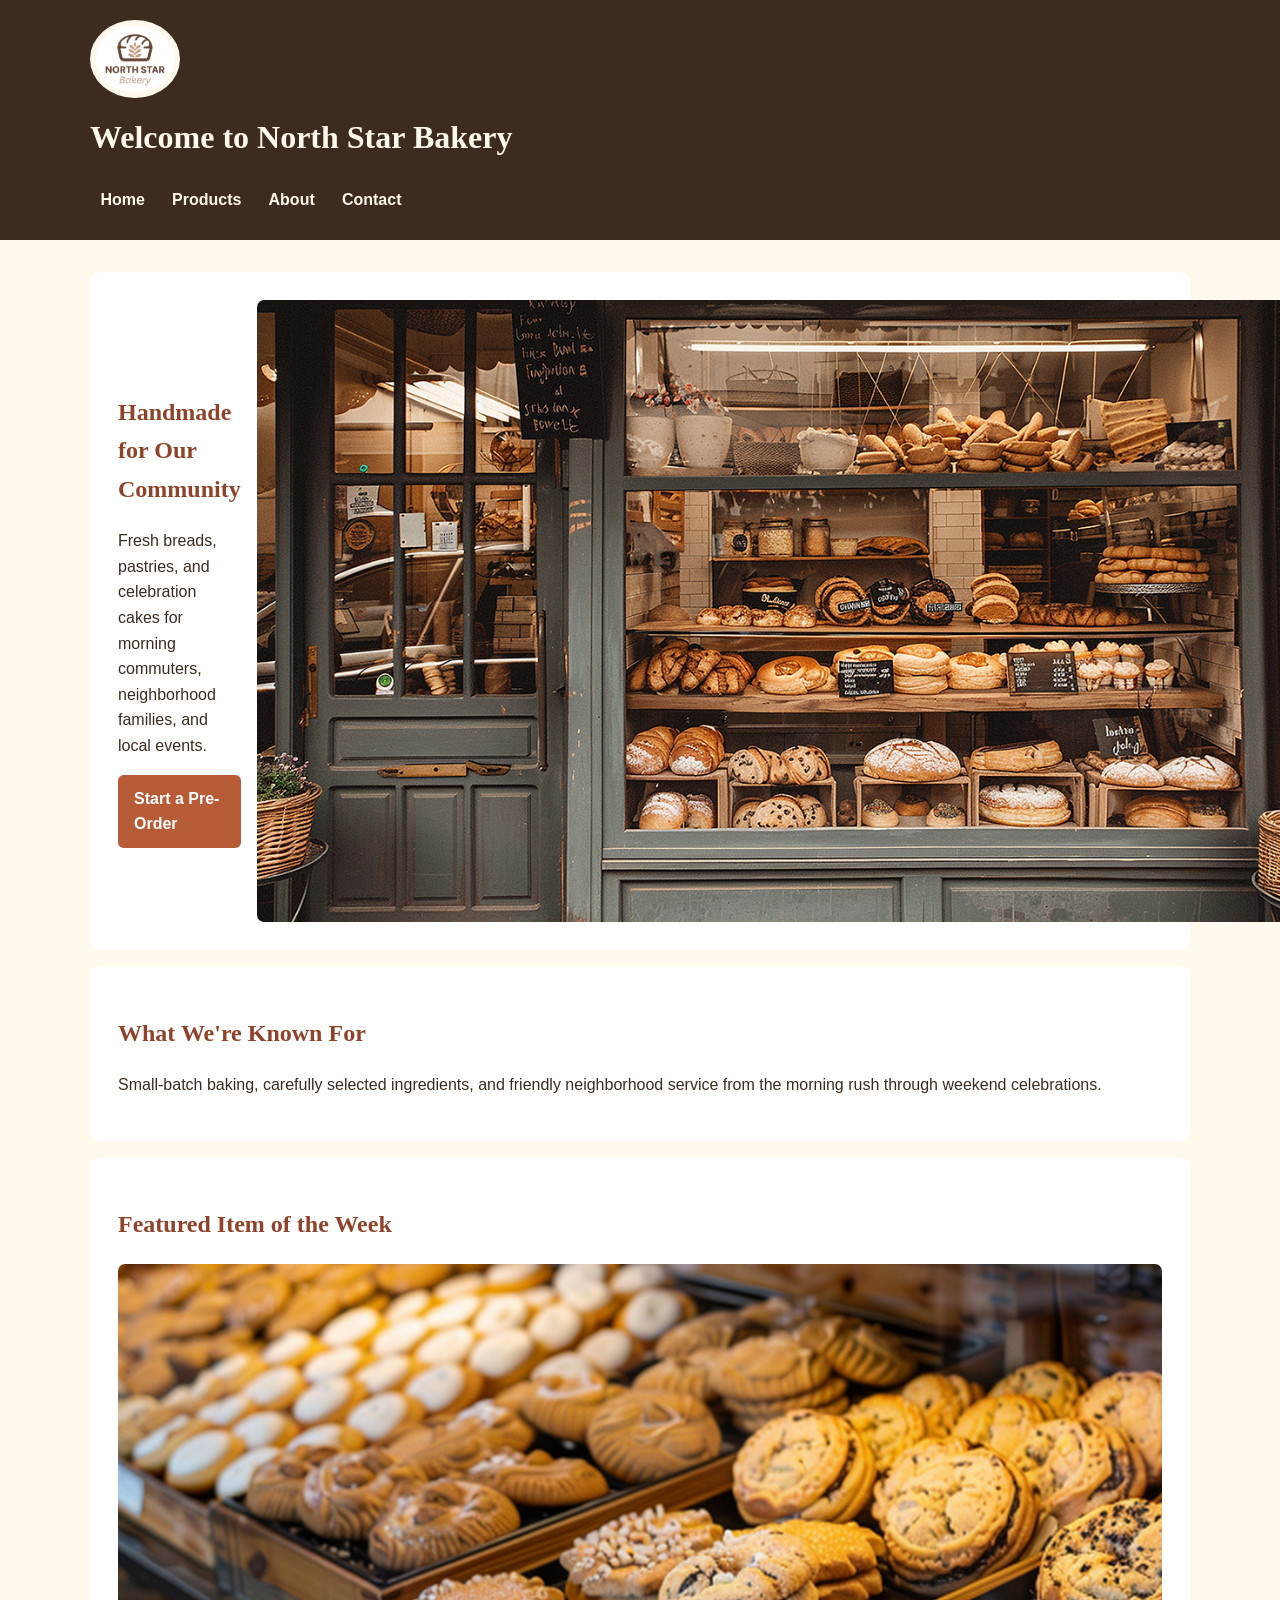
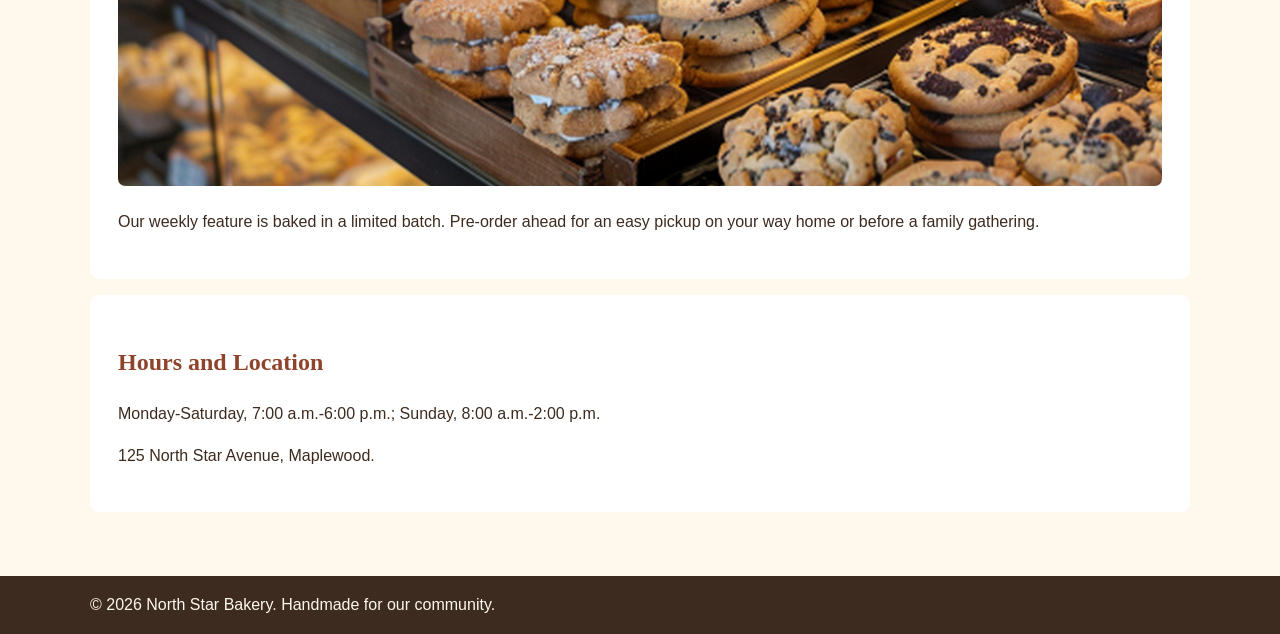
<file: index.html>
<!DOCTYPE html>
<html lang="en">
<head>
<meta charset="UTF-8">
<meta name="viewport" content="width=device-width, initial-scale=1.0">
<title>North Star Bakery | Home</title>
<link rel="stylesheet" href="styles.css">
</head>
<body>
<header><div class="header-inner"><img class="logo" src="bakery-logo_c.png" alt="North Star Bakery logo"><h1>Welcome to North Star Bakery</h1><nav aria-label="Main navigation"><ul><li><a href="index.html">Home</a></li><li><a href="products.html">Products</a></li><li><a href="about.html">About</a></li><li><a href="contact.html">Contact</a></li></ul></nav></div></header>
<main><section class="hero"><div><h2>Handmade for Our Community</h2><p>Fresh breads, pastries, and celebration cakes for morning commuters, neighborhood families, and local events.</p><a class="button" href="contact.html">Start a Pre-Order</a></div><img src="bakery-storefront_c.png" alt="Front entrance of North Star Bakery welcoming neighborhood customers"></section><section><h2>What We're Known For</h2><p>Small-batch baking, carefully selected ingredients, and friendly neighborhood service from the morning rush through weekend celebrations.</p></section><section><h2>Featured Item of the Week</h2><picture><source media="(min-width: 800px)" srcset="bakery-feature-large_c.png"><img src="bakery-feature-small_c.png" alt="Featured North Star Bakery item displayed fresh from the oven"></picture><p>Our weekly feature is baked in a limited batch. Pre-order ahead for an easy pickup on your way home or before a family gathering.</p></section><section><h2>Hours and Location</h2><p>Monday-Saturday, 7:00 a.m.-6:00 p.m.; Sunday, 8:00 a.m.-2:00 p.m.</p><p>125 North Star Avenue, Maplewood.</p></section></main>
<footer><p>&copy; 2026 North Star Bakery. Handmade for our community.</p></footer>
</body>
</html>
</file>
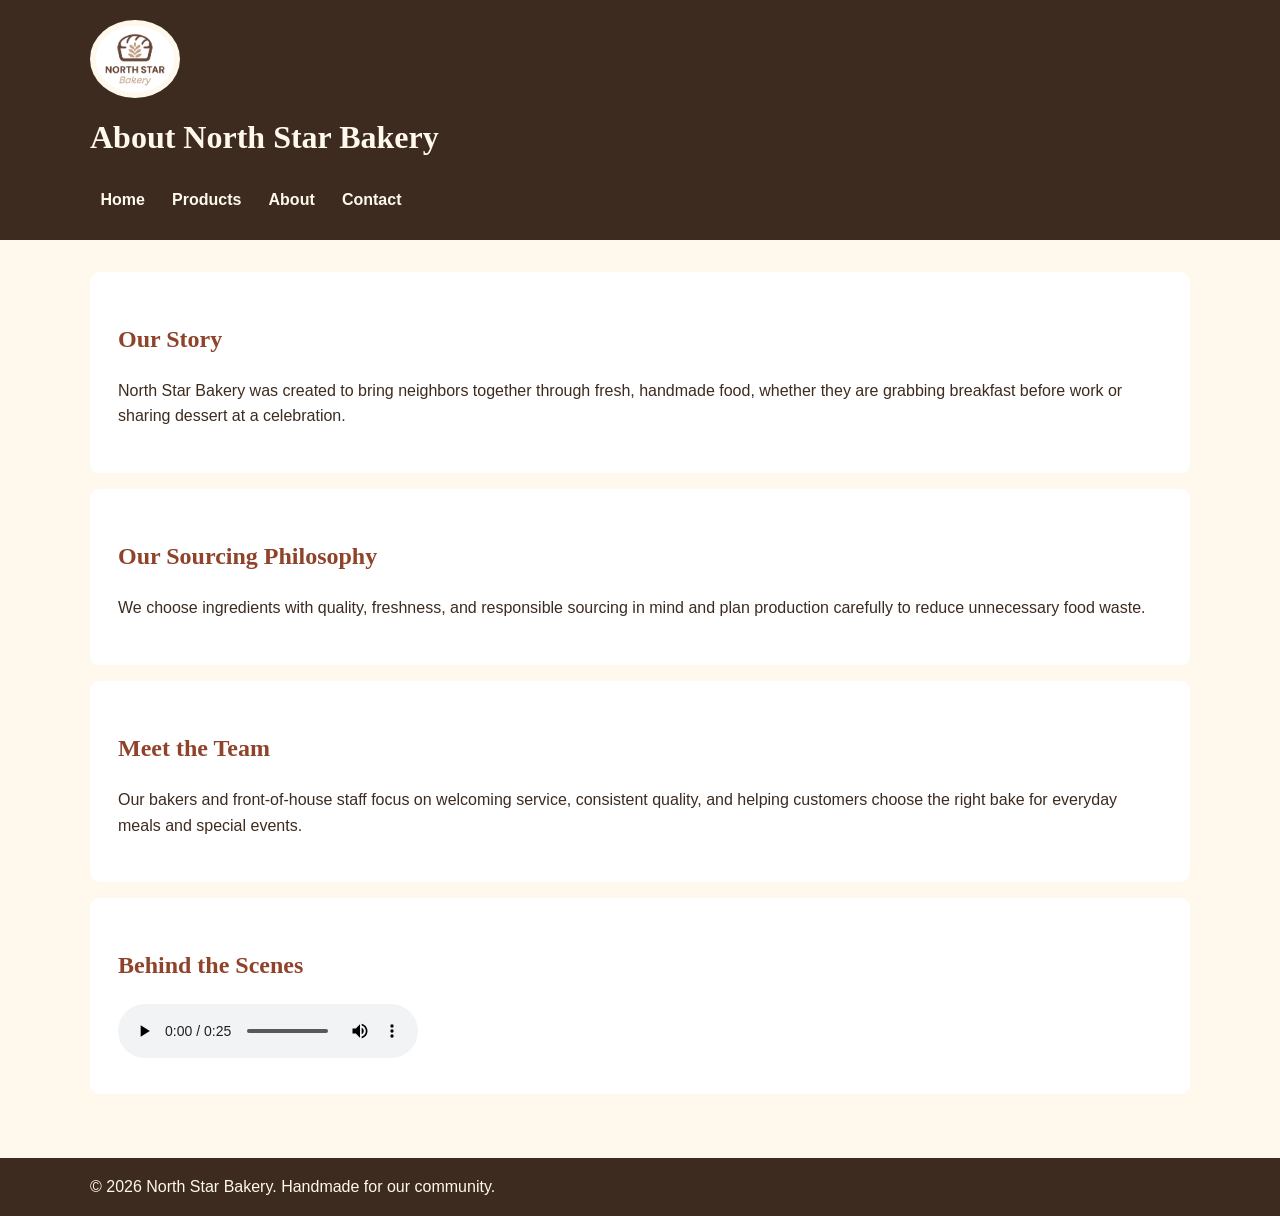
<file: about.html>
<!DOCTYPE html>
<html lang="en">
<head>
<meta charset="UTF-8">
<meta name="viewport" content="width=device-width, initial-scale=1.0">
<title>North Star Bakery | About</title>
<link rel="stylesheet" href="styles.css">
</head>
<body>
<header><div class="header-inner"><img class="logo" src="bakery-logo_c.png" alt="North Star Bakery logo"><h1>About North Star Bakery</h1><nav aria-label="Main navigation"><ul><li><a href="index.html">Home</a></li><li><a href="products.html">Products</a></li><li><a href="about.html">About</a></li><li><a href="contact.html">Contact</a></li></ul></nav></div></header>
<main><section><h2>Our Story</h2><p>North Star Bakery was created to bring neighbors together through fresh, handmade food, whether they are grabbing breakfast before work or sharing dessert at a celebration.</p></section><section><h2>Our Sourcing Philosophy</h2><p>We choose ingredients with quality, freshness, and responsible sourcing in mind and plan production carefully to reduce unnecessary food waste.</p></section><section><h2>Meet the Team</h2><p>Our bakers and front-of-house staff focus on welcoming service, consistent quality, and helping customers choose the right bake for everyday meals and special events.</p></section><section><h2>Behind the Scenes</h2><audio controls><source src="bakery-welcome_c.mp3" type="audio/mpeg">Your browser does not support the audio element. Please contact North Star Bakery for information about our bakery and baking process.</audio></section></main>
<footer><p>&copy; 2026 North Star Bakery. Handmade for our community.</p></footer>
</body>
</html>
</file>
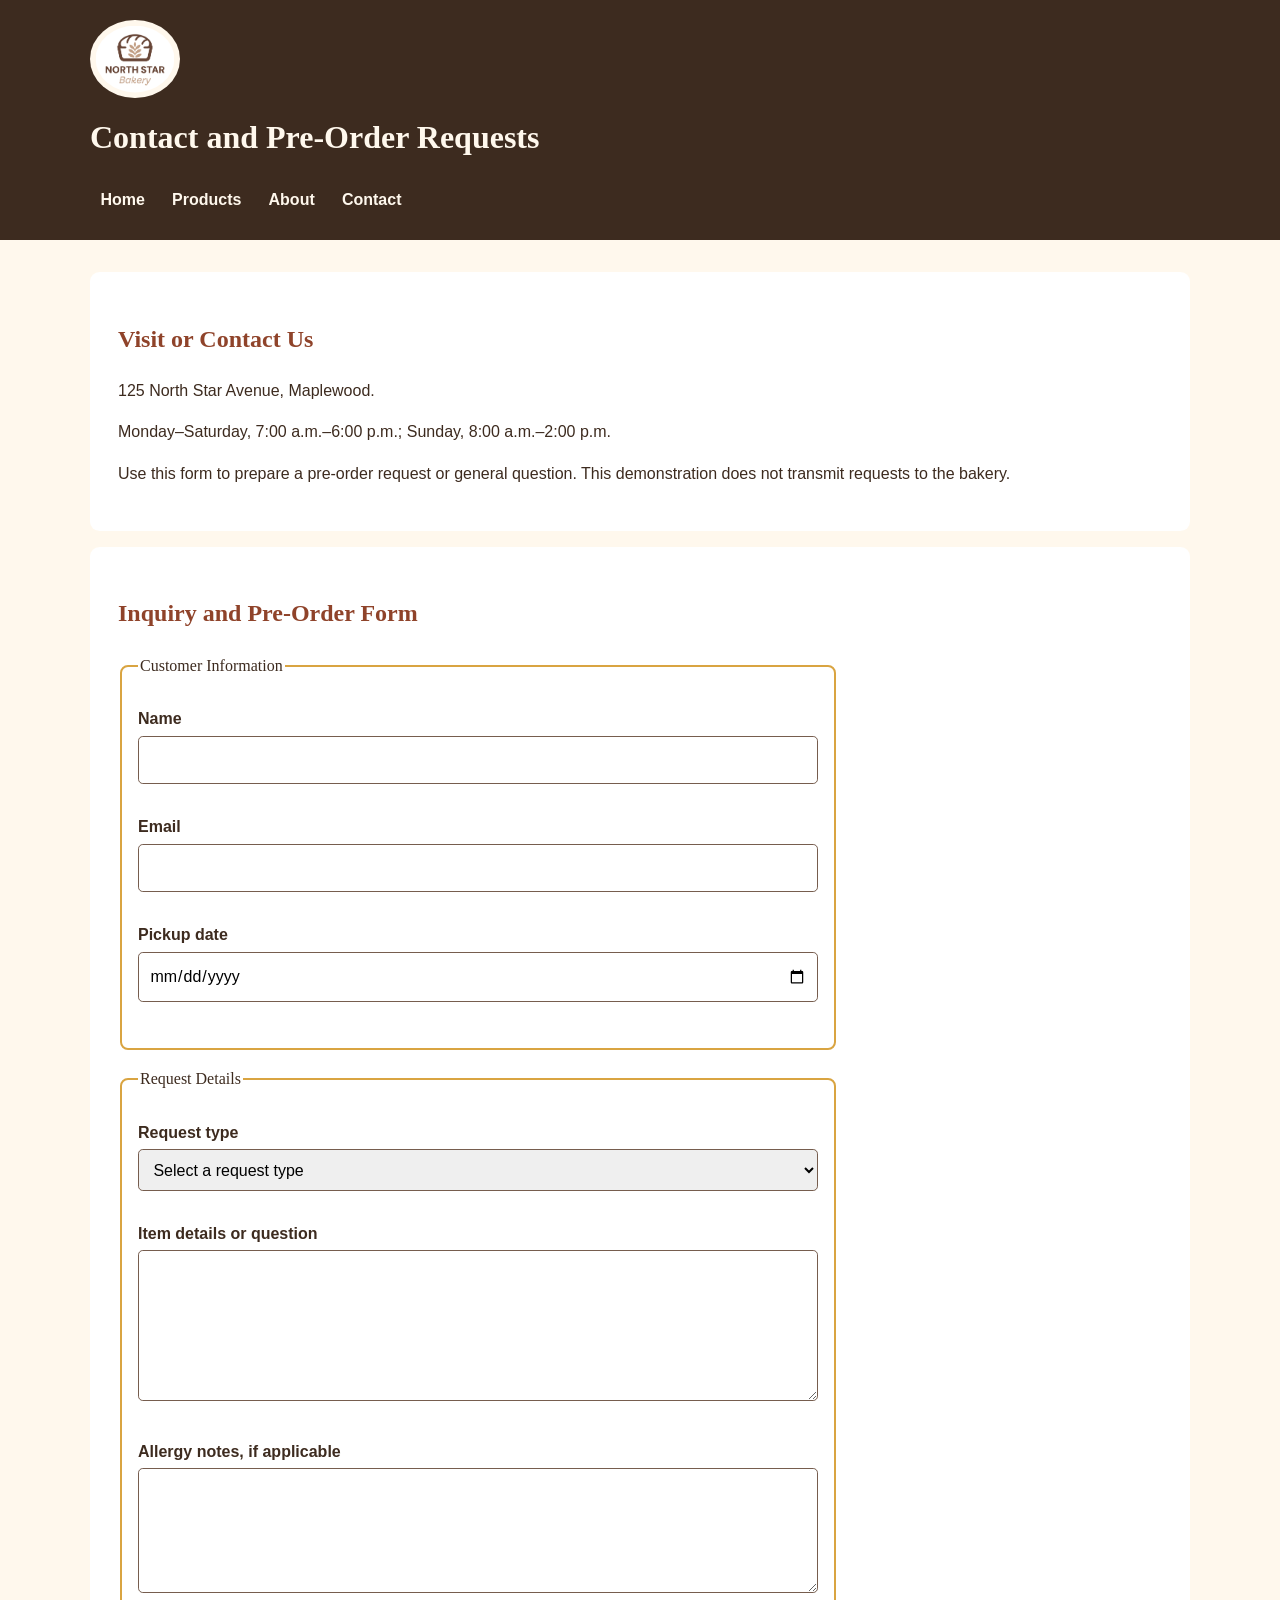
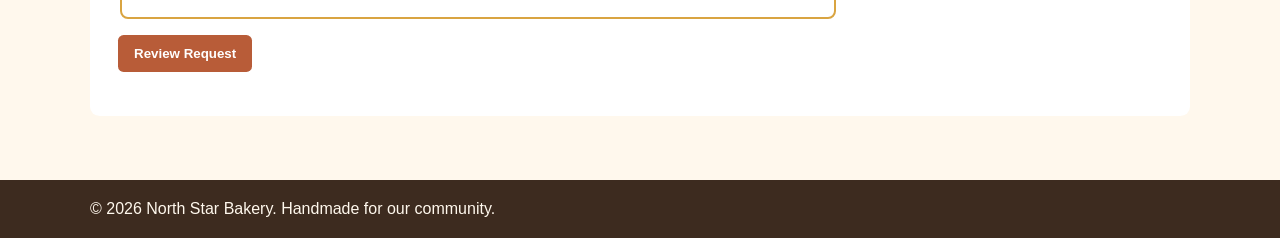
<file: contact.html>
<!DOCTYPE html>
<html lang="en"><head><meta charset="UTF-8"><meta name="viewport" content="width=device-width, initial-scale=1.0"><title>North Star Bakery | Contact and Pre-Order Requests</title><link rel="stylesheet" href="styles.css"><link rel="stylesheet" href="touchstone4.css"><script src="script.js" defer></script></head><body>
<header><div class="header-inner"><img class="logo" src="bakery-logo_c.png" alt="North Star Bakery logo"><h1>Contact and Pre-Order Requests</h1><nav aria-label="Main navigation"><ul><li><a href="index.html">Home</a></li><li><a href="products.html">Products</a></li><li><a href="about.html">About</a></li><li><a href="contact.html">Contact</a></li></ul></nav></div></header><main><section><h2>Visit or Contact Us</h2><p>125 North Star Avenue, Maplewood.</p><p>Monday–Saturday, 7:00 a.m.–6:00 p.m.; Sunday, 8:00 a.m.–2:00 p.m.</p><p>Use this form to prepare a pre-order request or general question. This demonstration does not transmit requests to the bakery.</p></section><section><h2>Inquiry and Pre-Order Form</h2><form id="bakery-form" novalidate><fieldset><legend>Customer Information</legend><label for="name">Name</label><input type="text" id="name" name="name" autocomplete="name" required minlength="2" aria-describedby="name-error"><p class="field-error" id="name-error" aria-live="polite"></p><label for="email">Email</label><input type="email" id="email" name="email" autocomplete="email" required aria-describedby="email-error"><p class="field-error" id="email-error" aria-live="polite"></p><label for="pickup-date">Pickup date</label><input type="date" id="pickup-date" name="pickup-date" required aria-describedby="pickup-date-error"><p class="field-error" id="pickup-date-error" aria-live="polite"></p></fieldset><fieldset><legend>Request Details</legend><label for="request-type">Request type</label><select id="request-type" name="request-type" required aria-describedby="request-type-error"><option value="">Select a request type</option><option value="pre-order">Pre-order</option><option value="general-question">General question</option></select><p class="field-error" id="request-type-error" aria-live="polite"></p><label for="item-details">Item details or question</label><textarea id="item-details" name="item-details" rows="5" required minlength="10" aria-describedby="item-details-error"></textarea><p class="field-error" id="item-details-error" aria-live="polite"></p><label for="allergy-notes">Allergy notes, if applicable</label><textarea id="allergy-notes" name="allergy-notes" rows="4"></textarea></fieldset><button type="submit">Review Request</button><p id="form-status" role="status" aria-live="polite"></p></form></section></main><footer><p>&copy; 2026 North Star Bakery. Handmade for our community.</p></footer></body></html>
</file>
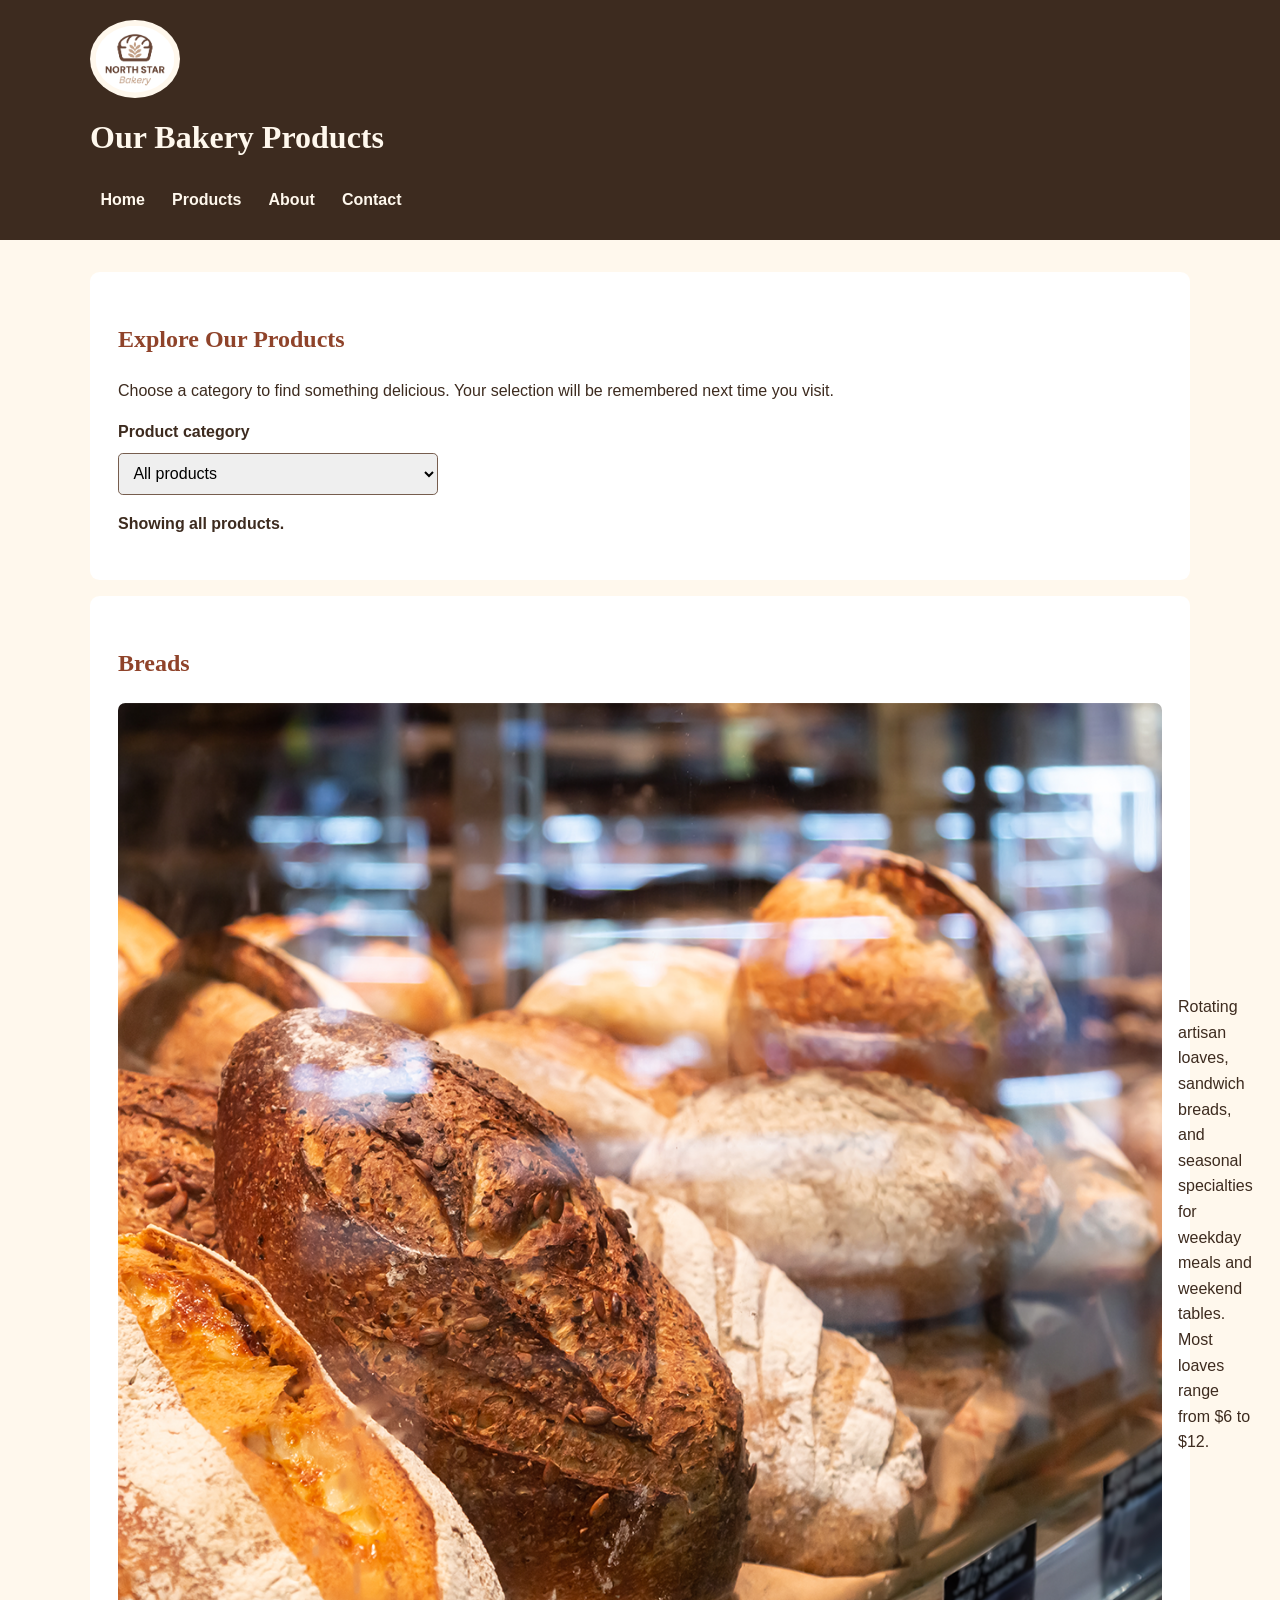
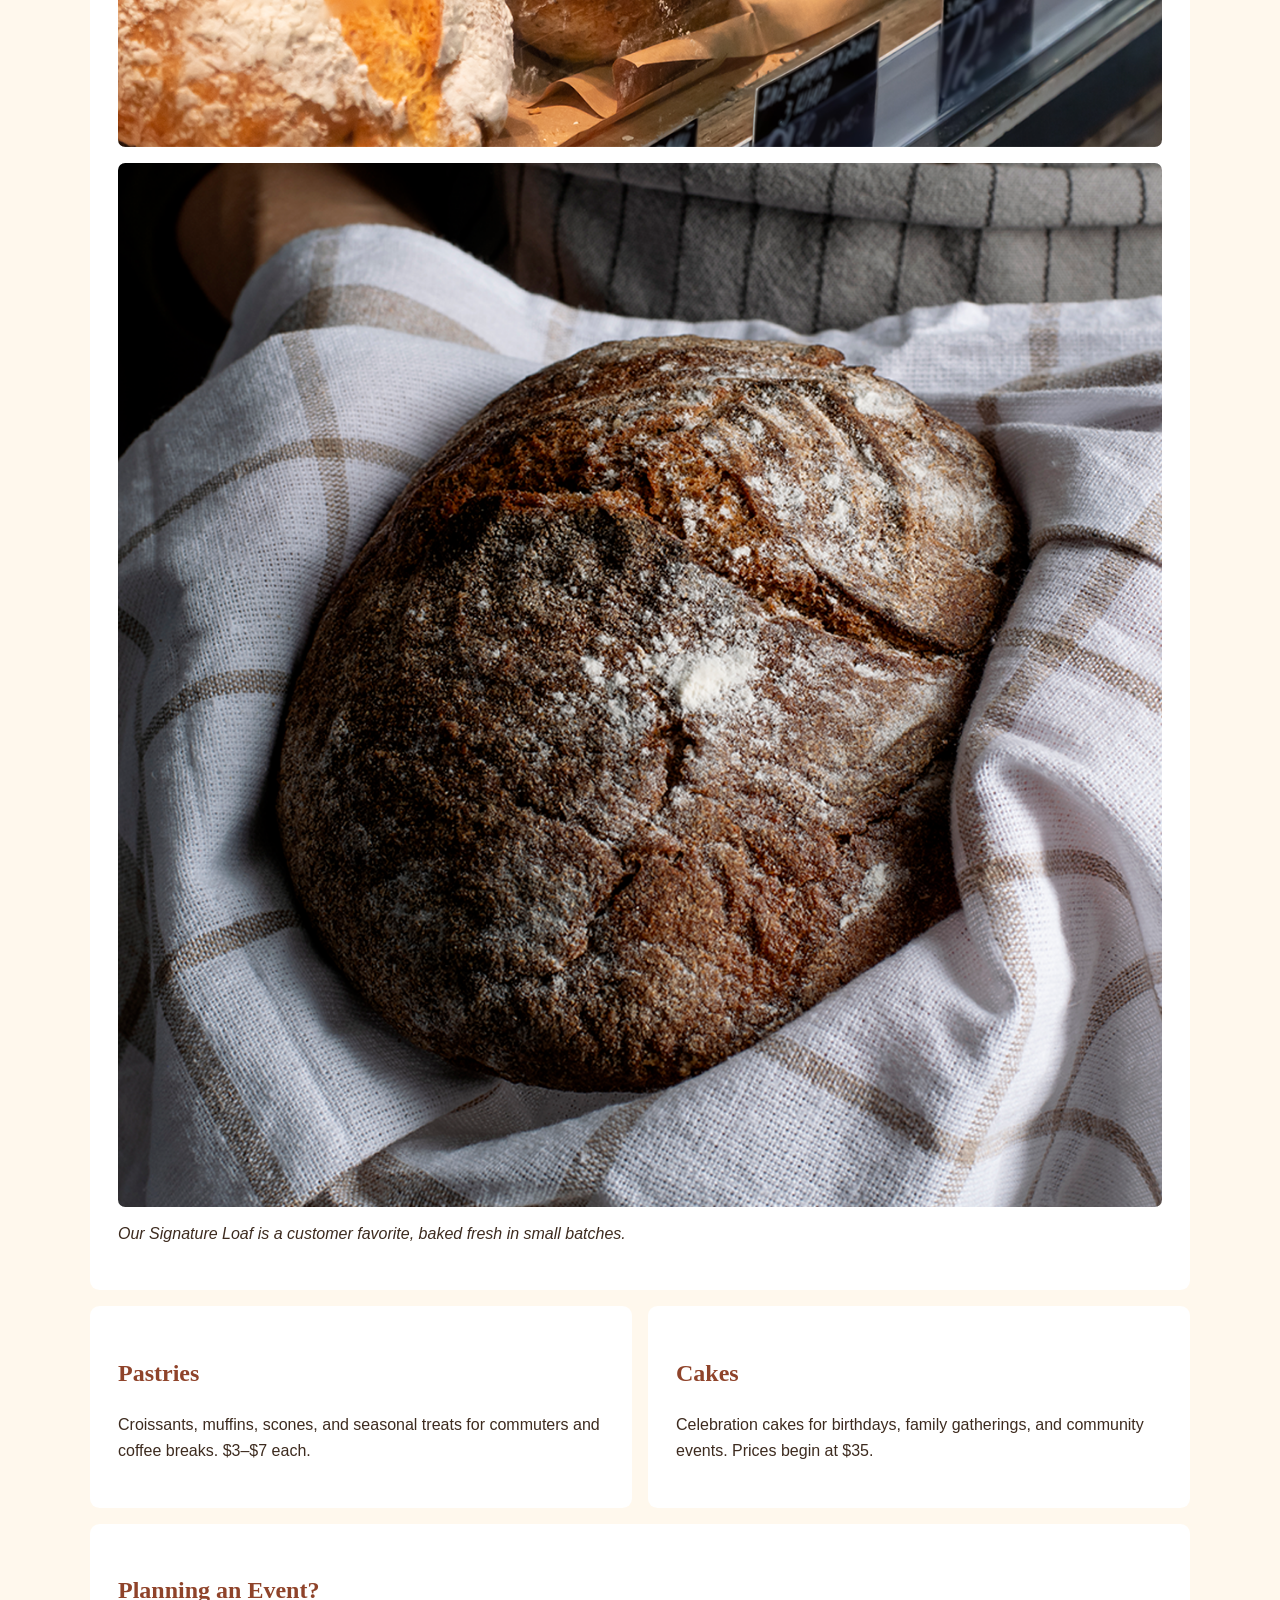
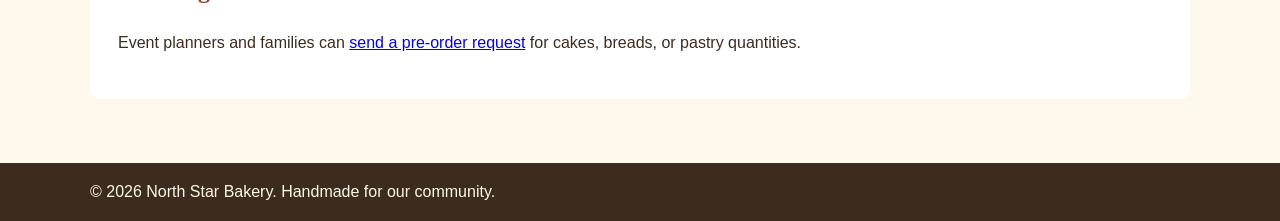
<file: products.html>
<!DOCTYPE html>
<html lang="en"><head><meta charset="UTF-8"><meta name="viewport" content="width=device-width, initial-scale=1.0"><title>North Star Bakery | Our Bakery Products</title><link rel="stylesheet" href="styles.css"><link rel="stylesheet" href="touchstone4.css"><script src="script.js" defer></script></head><body>
<header><div class="header-inner"><img class="logo" src="bakery-logo_c.png" alt="North Star Bakery logo"><h1>Our Bakery Products</h1><nav aria-label="Main navigation"><ul><li><a href="index.html">Home</a></li><li><a href="products.html">Products</a></li><li><a href="about.html">About</a></li><li><a href="contact.html">Contact</a></li></ul></nav></div></header><main><section aria-labelledby="filter-heading"><h2 id="filter-heading">Explore Our Products</h2><p>Choose a category to find something delicious. Your selection will be remembered next time you visit.</p><label for="category-filter">Product category</label><select id="category-filter"><option value="all">All products</option><option value="breads">Breads</option><option value="pastries">Pastries</option><option value="cakes">Cakes</option></select><p id="filter-status" role="status" aria-live="polite"></p></section>
<section class="product-category" data-category="breads"><h2>Breads</h2><div class="split"><img src="bakery-bread_c.png" alt="Fresh artisan bread baked at North Star Bakery"><p>Rotating artisan loaves, sandwich breads, and seasonal specialties for weekday meals and weekend tables. Most loaves range from $6 to $12.</p></div><figure><img src="bakery-signature-loaf_c.png" alt="North Star Bakery Signature Loaf with a golden baked crust"><figcaption>Our Signature Loaf is a customer favorite, baked fresh in small batches.</figcaption></figure></section>
<div class="cards"><section class="product-category" data-category="pastries"><h2>Pastries</h2><p>Croissants, muffins, scones, and seasonal treats for commuters and coffee breaks. $3–$7 each.</p></section><section class="product-category" data-category="cakes"><h2>Cakes</h2><p>Celebration cakes for birthdays, family gatherings, and community events. Prices begin at $35.</p></section></div><section><h2>Planning an Event?</h2><p>Event planners and families can <a href="contact.html">send a pre-order request</a> for cakes, breads, or pastry quantities.</p></section></main><footer><p>&copy; 2026 North Star Bakery. Handmade for our community.</p></footer></body></html>
</file>
<file: styles.css>
*{box-sizing:border-box}body{margin:0;background:#FFF8ED;color:#3D2B1F;font-family:Arial,sans-serif;line-height:1.6}header{background:#3D2B1F;color:#FFF8ED}.header-inner,main,footer p{width:min(1100px,92%);margin:auto}.header-inner{padding:1.25rem 0}.logo{width:90px;background:#FFF8ED;border-radius:50%;padding:.35rem}h1,h2,legend{font-family:Georgia,serif}h1{margin:.4rem 0 1rem}h2{color:#8F432A}nav ul{display:flex;flex-direction:column;gap:.4rem;list-style:none;padding:0;margin:0}nav a{color:#FFF8ED;text-decoration:none;font-weight:bold;padding:.45rem .65rem;display:block;border-radius:.35rem}nav a:hover,nav a:focus{background:#B85C38}main{padding:1.25rem 0}section{background:#fff;padding:1.25rem;margin:0 0 1rem;border-radius:.6rem}img,video{max-width:100%;height:auto;border-radius:.45rem}.hero,.split,.cards{display:flex;flex-direction:column;gap:1rem}.hero img,.split img{width:100%;object-fit:cover}.button,button{display:inline-block;background:#B85C38;color:#fff;border:0;border-radius:.35rem;padding:.7rem 1rem;font-weight:bold;text-decoration:none}figure{margin:1rem 0}figcaption{font-style:italic;margin-top:.4rem}form{max-width:720px}fieldset{border:2px solid #D9A441;border-radius:.5rem;margin-bottom:1rem;padding:1rem}label{display:block;font-weight:bold;margin-top:.75rem}input,select,textarea{width:100%;padding:.65rem;margin-top:.25rem;border:1px solid #765D4E;border-radius:.3rem;font:inherit}input:focus,select:focus,textarea:focus,a:focus,button:focus{outline:3px solid #D9A441;outline-offset:2px}footer{background:#3D2B1F;color:#FFF8ED;padding:1rem 0;margin-top:1rem}@media (min-width:768px){nav ul{flex-direction:row}.hero,.split{flex-direction:row;align-items:center}.hero>*{flex:1}.split>*{flex:1}.cards{flex-direction:row}.cards section{flex:1}main{padding:2rem 0}section{padding:1.75rem}}
</file>
<file: touchstone4.css>
/* Touchstone 4 enhancements; original styles.css stays in use. */
#category-filter {display:block;max-width:20rem;width:100%;padding:.65rem;margin:.5rem 0 1rem;font:inherit;}
#filter-status {font-weight:600;}
.product-category[hidden] {display:none !important;}
.field-error {color:#a31d1d;font-size:.92rem;margin:.2rem 0 .75rem;min-height:1em;}
[aria-invalid="true"] {border:2px solid #a31d1d;outline-offset:2px;}
#form-status {font-weight:600;margin-top:1rem;}
@media(max-width:600px){#category-filter{max-width:100%;}}
</file>
